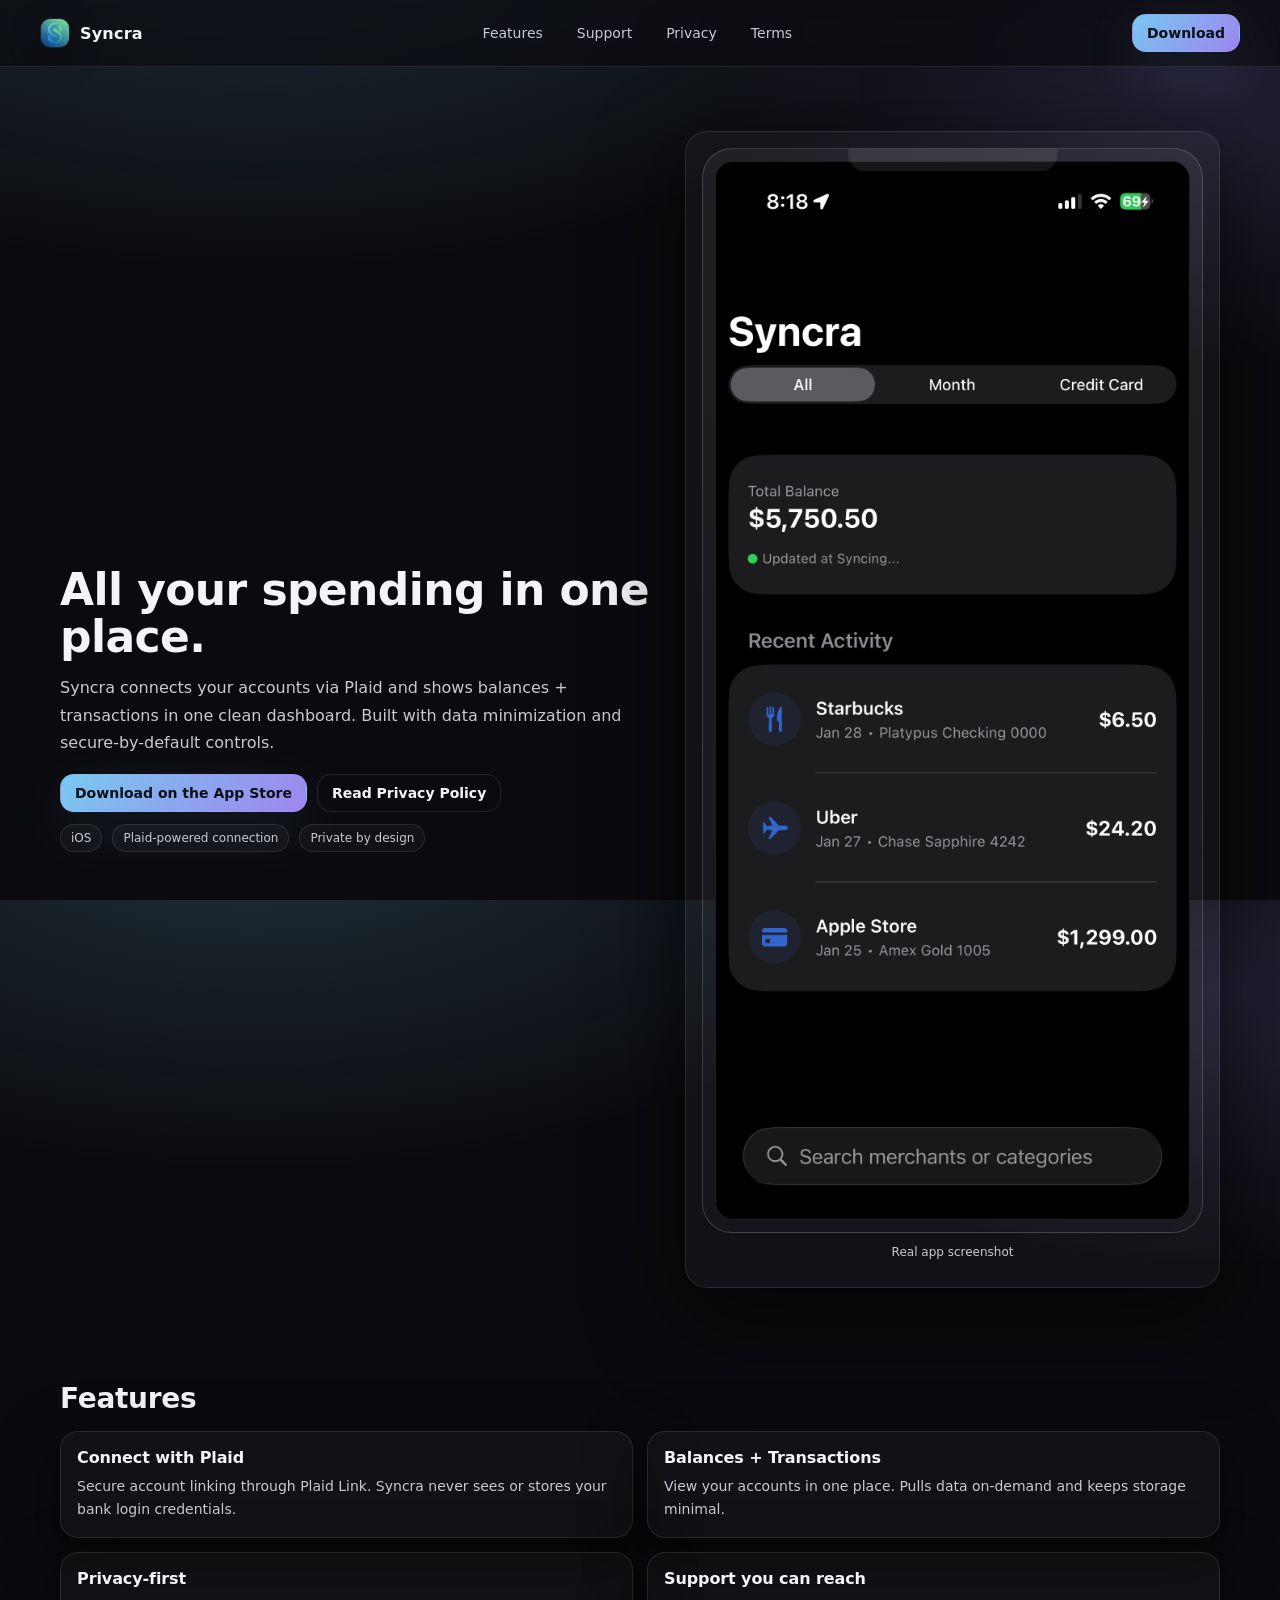
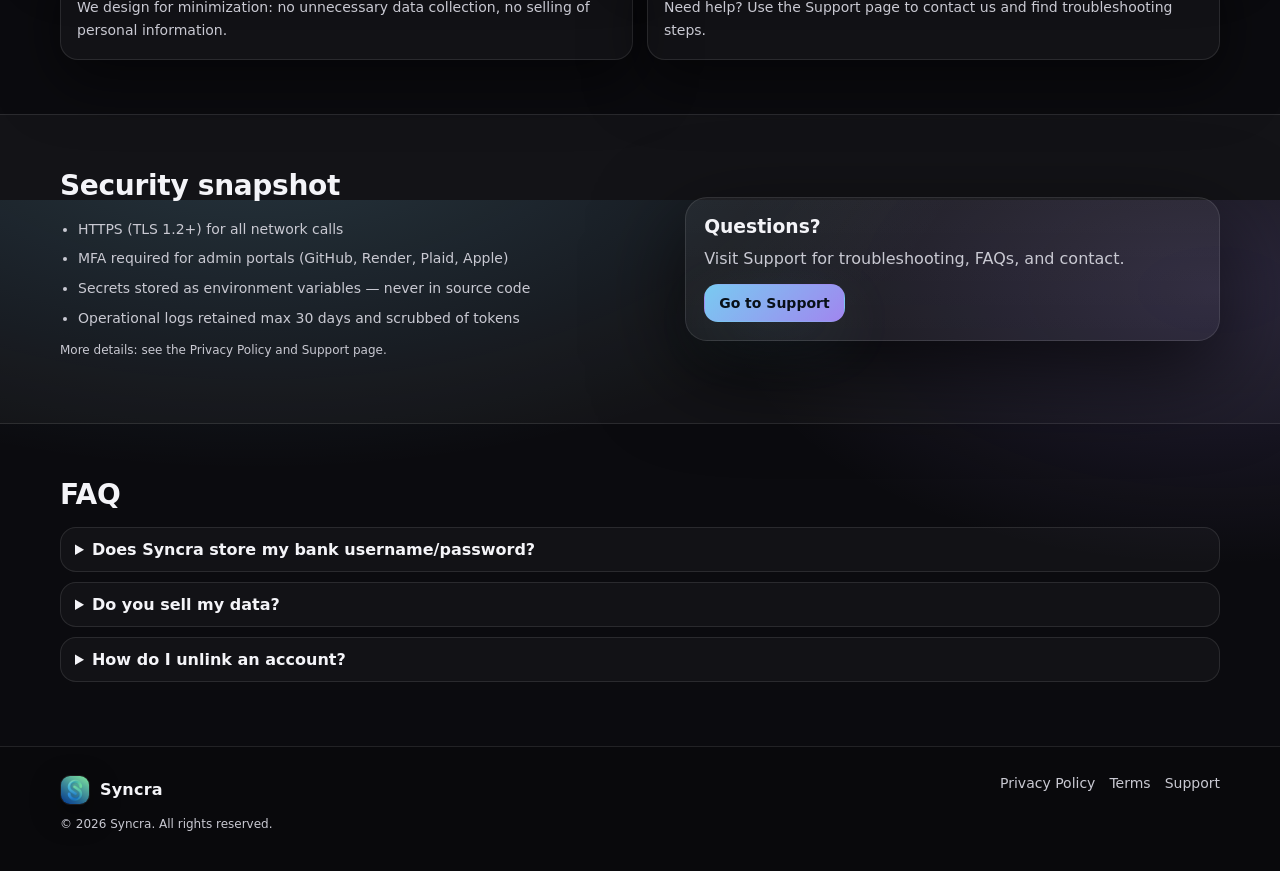
<file: index.html>
<!doctype html>
<html lang="en">
<head>
  <meta charset="utf-8" />
  <meta name="viewport" content="width=device-width, initial-scale=1" />
  <title>Syncra — All your spending in one place</title>
  <meta name="description" content="Syncra brings your spending into one clean dashboard. Connect accounts via Plaid and view balances and transactions in one place." />
  <meta name="theme-color" content="#0b0b0f" />

  <!-- Open Graph -->
  <meta property="og:title" content="Syncra" />
  <meta property="og:description" content="All your spending in one place. Private by design." />
  <meta property="og:type" content="website" />

  <link rel="stylesheet" href="styles.css" />
</head>

<body>
  <header class="header">
    <div class="container nav">
      <a class="brand" href="index.html" aria-label="Syncra home">
        <!-- Logo image (place Logo (3).png in repo root) -->
        <img src="Logo (3).png" alt="Syncra logo" class="brand-logo" />
        <span>Syncra</span>
      </a>

      <nav class="navlinks" aria-label="Primary">
        <a href="#features">Features</a>
        <a href="support.html">Support</a>
        <a href="privacy.html">Privacy</a>
        <a href="terms.html">Terms</a>
      </nav>

      <a class="btn btn-primary" href="#" id="appstoreLinkTop">Download</a>
    </div>
  </header>

  <main>
    <section class="hero">
      <div class="container grid2">
        <div>
          <h1>All your spending in one place.</h1>
          <p class="lead">
            Syncra connects your accounts via Plaid and shows balances + transactions in one clean dashboard.
            Built with data minimization and secure-by-default controls.
          </p>

          <div class="cta">
            <a class="btn btn-primary" href="#" id="appstoreLink">Download on the App Store</a>
            <a class="btn btn-ghost" href="privacy.html">Read Privacy Policy</a>
          </div>

          <div class="meta">
            <span class="pill">iOS</span>
            <span class="pill">Plaid-powered connection</span>
            <span class="pill">Private by design</span>
          </div>
        </div>

        <div class="phone-card" aria-label="App preview">
          <div class="phone">
            <div class="phone-notch"></div>

            <!-- Real screenshot inside the phone (place IMG_2547.PNG in repo root) -->
            <div class="phone-screen">
              <img
                src="IMG_2547.PNG"
                alt="Syncra app screenshot"
                class="phone-img"
                loading="eager"
              />
            </div>
          </div>

          <p class="small muted center">Real app screenshot</p>
        </div>
      </div>
    </section>

    <section class="section" id="features">
      <div class="container">
        <h2>Features</h2>
        <div class="cards">
          <div class="card">
            <h3>Connect with Plaid</h3>
            <p>Secure account linking through Plaid Link. Syncra never sees or stores your bank login credentials.</p>
          </div>
          <div class="card">
            <h3>Balances + Transactions</h3>
            <p>View your accounts in one place. Pulls data on-demand and keeps storage minimal.</p>
          </div>
          <div class="card">
            <h3>Privacy-first</h3>
            <p>We design for minimization: no unnecessary data collection, no selling of personal information.</p>
          </div>
          <div class="card">
            <h3>Support you can reach</h3>
            <p>Need help? Use the Support page to contact us and find troubleshooting steps.</p>
          </div>
        </div>
      </div>
    </section>

    <section class="section soft">
      <div class="container grid2">
        <div>
          <h2>Security snapshot</h2>
          <ul class="list">
            <li>HTTPS (TLS 1.2+) for all network calls</li>
            <li>MFA required for admin portals (GitHub, Render, Plaid, Apple)</li>
            <li>Secrets stored as environment variables — never in source code</li>
            <li>Operational logs retained max 30 days and scrubbed of tokens</li>
          </ul>
          <p class="small muted">More details: see the Privacy Policy and Support page.</p>
        </div>
        <div class="callout">
          <h3>Questions?</h3>
          <p class="muted">Visit Support for troubleshooting, FAQs, and contact.</p>
          <a class="btn btn-primary" href="support.html">Go to Support</a>
        </div>
      </div>
    </section>

    <section class="section">
      <div class="container">
        <h2>FAQ</h2>
        <details class="faq">
          <summary>Does Syncra store my bank username/password?</summary>
          <p>No. Bank authentication happens through Plaid Link. Syncra does not collect or store bank login credentials.</p>
        </details>
        <details class="faq">
          <summary>Do you sell my data?</summary>
          <p>No. Syncra does not sell personal information.</p>
        </details>
        <details class="faq">
          <summary>How do I unlink an account?</summary>
          <p>Open the app settings and choose “Unlink Account.” Syncra clears local caches and deletes server-side tokens used to access data.</p>
        </details>
      </div>
    </section>
  </main>

  <footer class="footer">
    <div class="container footergrid">
      <div>
        <div class="brand footbrand">
          <img src="Logo (3).png" alt="Syncra logo" class="brand-logo" />
          <span>Syncra</span>
        </div>
        <p class="small muted">© <span id="year"></span> Syncra. All rights reserved.</p>
      </div>
      <div class="footlinks">
        <a href="privacy.html">Privacy Policy</a>
        <a href="terms.html">Terms</a>
        <a href="support.html">Support</a>
      </div>
    </div>
  </footer>

  <script>
    document.getElementById("year").textContent = new Date().getFullYear();

    // TODO: replace with your real App Store URL once you have it
    const APP_STORE_URL = "#"; // e.g., "https://apps.apple.com/app/idXXXXXXXXXX"
    document.getElementById("appstoreLink").href = APP_STORE_URL;
    document.getElementById("appstoreLinkTop").href = APP_STORE_URL;
  </script>
</body>
</html>
</file>
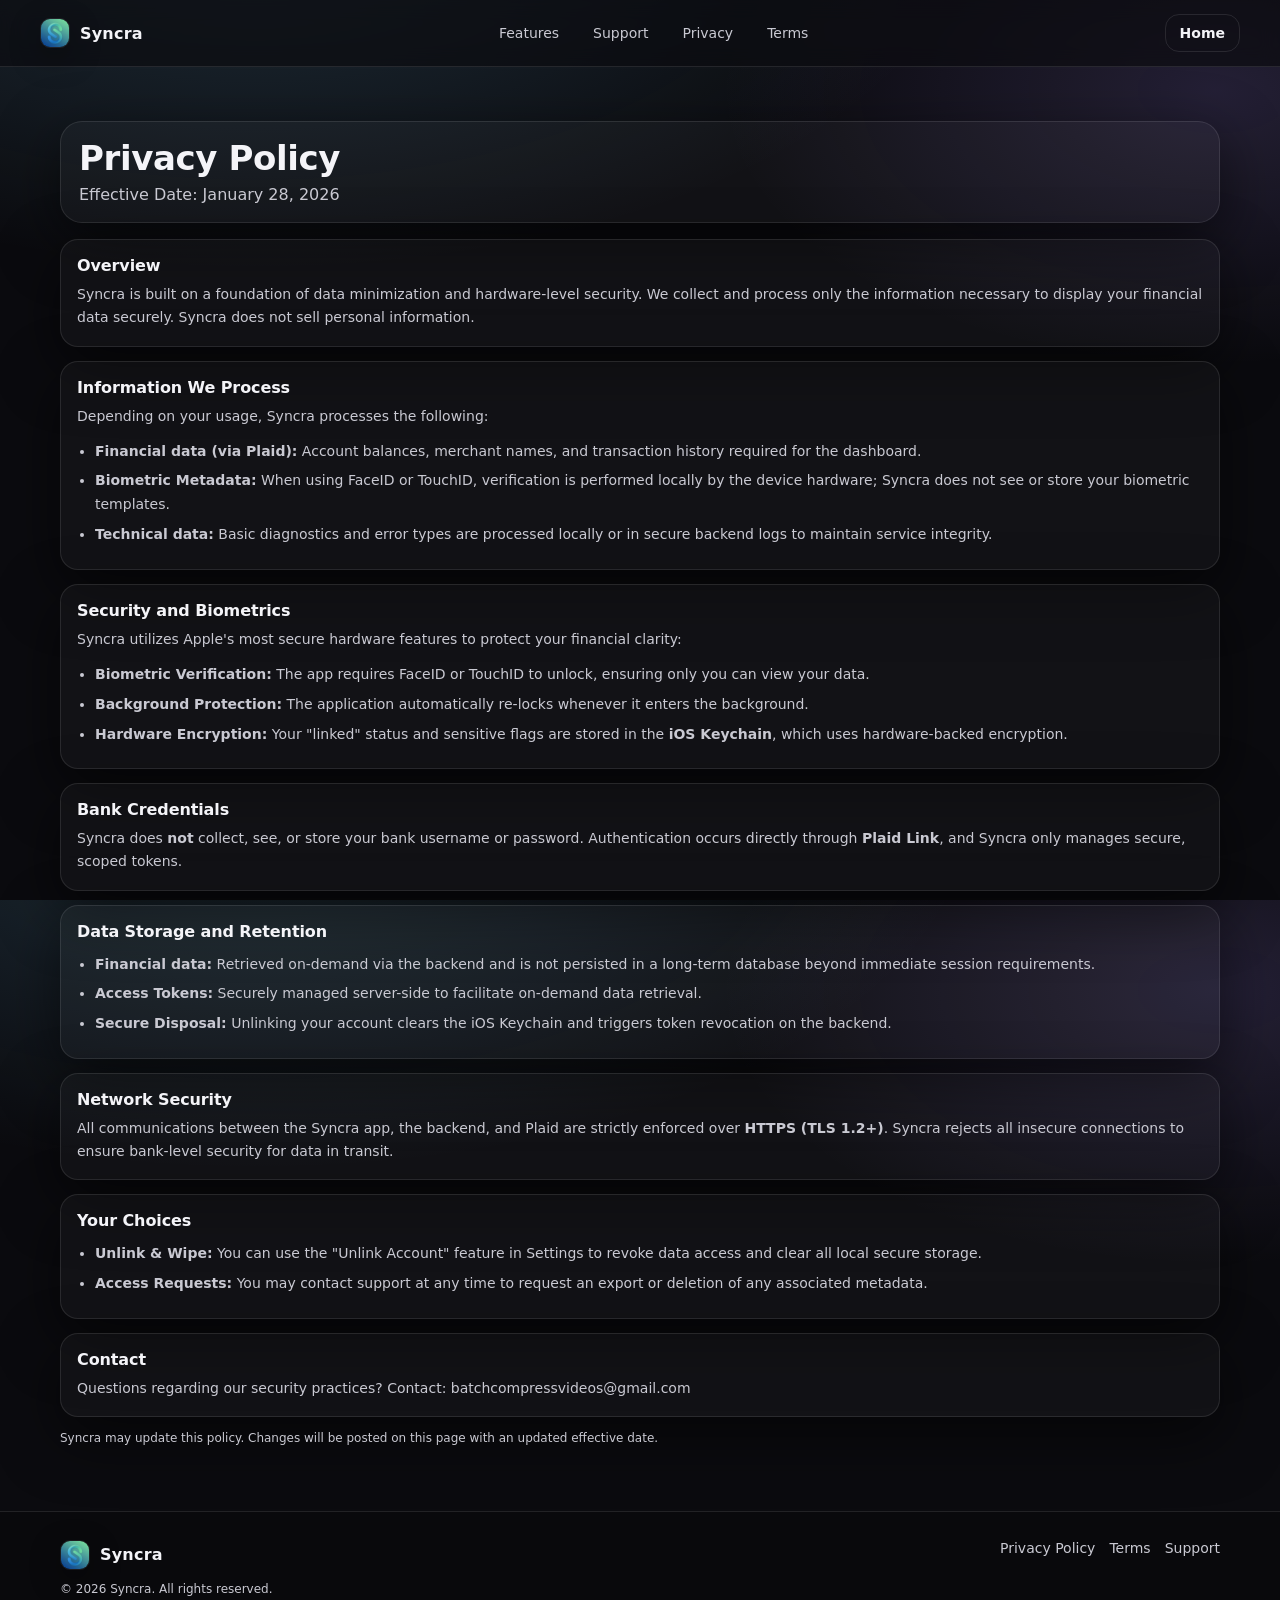
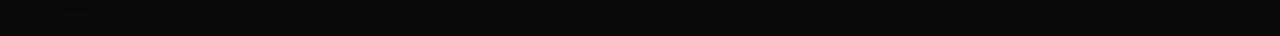
<file: privacy.html>
<!doctype html>
<html lang="en">
<head>
  <meta charset="utf-8" />
  <meta name="viewport" content="width=device-width, initial-scale=1" />
  <title>Privacy Policy — Syncra</title>
  <meta name="description" content="Syncra Privacy Policy" />
  <meta name="theme-color" content="#0b0b0f" />
  <link rel="stylesheet" href="styles.css" />
</head>

<body>
  <header class="header">
    <div class="container nav">
      <a class="brand" href="index.html" aria-label="Syncra home">
        <img src="Logo (3).png" alt="Syncra logo" class="brand-logo" />
        <span>Syncra</span>
      </a>

      <nav class="navlinks" aria-label="Primary">
        <a href="index.html#features">Features</a>
        <a href="support.html">Support</a>
        <a href="privacy.html">Privacy</a>
        <a href="terms.html">Terms</a>
      </nav>

      <a class="btn btn-ghost" href="index.html">Home</a>
    </div>
  </header>

  <main class="section">
    <div class="container">
      <div class="pagehead">
        <h1>Privacy Policy</h1>
        <p class="muted">Effective Date: January 28, 2026</p>
      </div>

      <div class="card">
        <h3>Overview</h3>
        <p class="muted">
          Syncra is built on a foundation of data minimization and hardware-level security. We collect and process only the information necessary to display your financial data securely. Syncra does not sell personal information.
        </p>
      </div>

      <div class="card" style="margin-top:14px;">
        <h3>Information We Process</h3>
        <p class="muted">Depending on your usage, Syncra processes the following:</p>
        <ul class="list">
          <li><b>Financial data (via Plaid):</b> Account balances, merchant names, and transaction history required for the dashboard.</li>
          <li><b>Biometric Metadata:</b> When using FaceID or TouchID, verification is performed locally by the device hardware; Syncra does not see or store your biometric templates.</li>
          <li><b>Technical data:</b> Basic diagnostics and error types are processed locally or in secure backend logs to maintain service integrity.</li>
        </ul>
      </div>

      <div class="card" style="margin-top:14px;">
        <h3>Security and Biometrics</h3>
        <p class="muted">
          Syncra utilizes Apple's most secure hardware features to protect your financial clarity:
        </p>
        <ul class="list">
          <li><b>Biometric Verification:</b> The app requires FaceID or TouchID to unlock, ensuring only you can view your data.</li>
          <li><b>Background Protection:</b> The application automatically re-locks whenever it enters the background.</li>
          <li><b>Hardware Encryption:</b> Your "linked" status and sensitive flags are stored in the <b>iOS Keychain</b>, which uses hardware-backed encryption.</li>
        </ul>
      </div>

      <div class="card" style="margin-top:14px;">
        <h3>Bank Credentials</h3>
        <p class="muted">
          Syncra does <b>not</b> collect, see, or store your bank username or password. 
          Authentication occurs directly through <b>Plaid Link</b>, and Syncra only manages secure, scoped tokens.
        </p>
      </div>

      <div class="card" style="margin-top:14px;">
        <h3>Data Storage and Retention</h3>
        <ul class="list">
          <li><b>Financial data:</b> Retrieved on-demand via the backend and is not persisted in a long-term database beyond immediate session requirements.</li>
          <li><b>Access Tokens:</b> Securely managed server-side to facilitate on-demand data retrieval.</li>
          <li><b>Secure Disposal:</b> Unlinking your account clears the iOS Keychain and triggers token revocation on the backend.</li>
        </ul>
      </div>

      <div class="card" style="margin-top:14px;">
        <h3>Network Security</h3>
        <p class="muted">
          All communications between the Syncra app, the backend, and Plaid are strictly enforced over <b>HTTPS (TLS 1.2+)</b>. Syncra rejects all insecure connections to ensure bank-level security for data in transit.
        </p>
      </div>

      <div class="card" style="margin-top:14px;">
        <h3>Your Choices</h3>
        <ul class="list">
          <li><b>Unlink & Wipe:</b> You can use the "Unlink Account" feature in Settings to revoke data access and clear all local secure storage.</li>
          <li><b>Access Requests:</b> You may contact support at any time to request an export or deletion of any associated metadata.</li>
        </ul>
      </div>

      <div class="card" style="margin-top:14px;">
        <h3>Contact</h3>
        <p class="muted">
          Questions regarding our security practices? Contact: <a href="mailto:batchcompressvideos@gmail.com">batchcompressvideos@gmail.com</a>
        </p>
      </div>

      <p class="small muted" style="margin-top:14px;">
        Syncra may update this policy. Changes will be posted on this page with an updated effective date.
      </p>
    </div>
  </main>

  <footer class="footer">
    <div class="container footergrid">
      <div>
        <div class="brand footbrand">
          <img src="Logo (3).png" alt="Syncra logo" class="brand-logo" />
          <span>Syncra</span>
        </div>
        <p class="small muted">© <span id="year"></span> Syncra. All rights reserved.</p>
      </div>
      <div class="footlinks">
        <a href="privacy.html">Privacy Policy</a>
        <a href="terms.html">Terms</a>
        <a href="support.html">Support</a>
      </div>
    </div>
  </footer>

  <script>
    document.getElementById("year").textContent = new Date().getFullYear();
  </script>
</body>
</html>
</file>
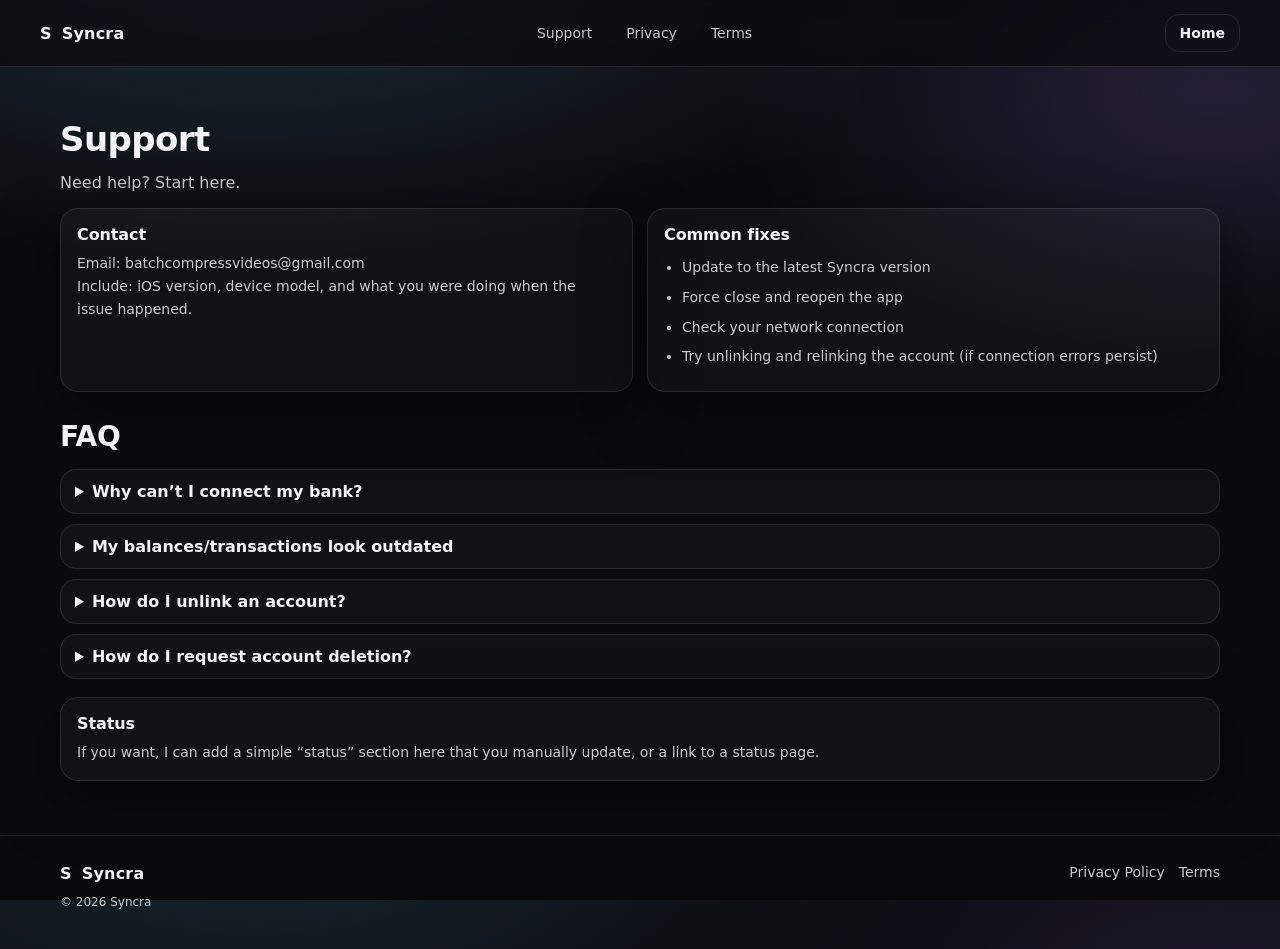
<file: support.html>
<!doctype html>
<html lang="en">
<head>
  <meta charset="utf-8" />
  <meta name="viewport" content="width=device-width, initial-scale=1" />
  <title>Support — Syncra</title>
  <meta name="description" content="Syncra Support" />
  <link rel="stylesheet" href="styles.css" />
</head>
<body>
  <header class="header">
    <div class="container nav">
      <a class="brand" href="index.html"><span class="logo">S</span><span>Syncra</span></a>
      <nav class="navlinks">
        <a href="support.html">Support</a>
        <a href="privacy.html">Privacy</a>
        <a href="terms.html">Terms</a>
      </nav>
      <a class="btn btn-ghost" href="index.html">Home</a>
    </div>
  </header>

  <main class="section">
    <div class="container">
      <h1 style="font-size:34px;margin-bottom:10px;">Support</h1>
      <p class="muted">Need help? Start here.</p>

      <div class="cards" style="margin-top:16px;">
        <div class="card">
          <h3>Contact</h3>
          <p class="muted">Email: <a href="mailto:batchcompressvideos@gmail.com">batchcompressvideos@gmail.com</a></p>
          <p class="muted small">Include: iOS version, device model, and what you were doing when the issue happened.</p>
        </div>

        <div class="card">
          <h3>Common fixes</h3>
          <ul class="list">
            <li>Update to the latest Syncra version</li>
            <li>Force close and reopen the app</li>
            <li>Check your network connection</li>
            <li>Try unlinking and relinking the account (if connection errors persist)</li>
          </ul>
        </div>
      </div>

      <h2 style="margin-top:28px;">FAQ</h2>
      <details class="faq">
        <summary>Why can’t I connect my bank?</summary>
        <p>
          Some institutions block connections temporarily or require additional verification.
          Try again later, ensure your institution supports Plaid, or contact support with the institution name.
        </p>
      </details>

      <details class="faq">
        <summary>My balances/transactions look outdated</summary>
        <p>
          Pull-to-refresh (if available) or reopen the app. Some institutions update data on a delay.
          If the issue persists, unlink and relink the account.
        </p>
      </details>

      <details class="faq">
        <summary>How do I unlink an account?</summary>
        <p>
          Go to Syncra Settings → “Unlink Account.” This clears local cache and deletes server-side tokens used for retrieval.
        </p>
      </details>

      <details class="faq">
        <summary>How do I request account deletion?</summary>
        <p>
          Email <a href="mailto:batchcompressvideos@gmail.com">batchcompressvideos@gmail.com</a> from the email you use with Syncra (if applicable).
          We’ll process deletion within our stated timeframe.
        </p>
      </details>

      <div class="card" style="margin-top:18px;">
        <h3>Status</h3>
        <p class="muted small">
          If you want, I can add a simple “status” section here that you manually update, or a link to a status page.
        </p>
      </div>
    </div>
  </main>

  <footer class="footer">
    <div class="container footergrid">
      <div>
        <div class="brand footbrand"><span class="logo">S</span><span>Syncra</span></div>
        <p class="small muted">© <span id="year"></span> Syncra</p>
      </div>
      <div class="footlinks">
        <a href="privacy.html">Privacy Policy</a>
        <a href="terms.html">Terms</a>
      </div>
    </div>
  </footer>

  <script>document.getElementById("year").textContent = new Date().getFullYear();</script>
</body>
</html>
</file>
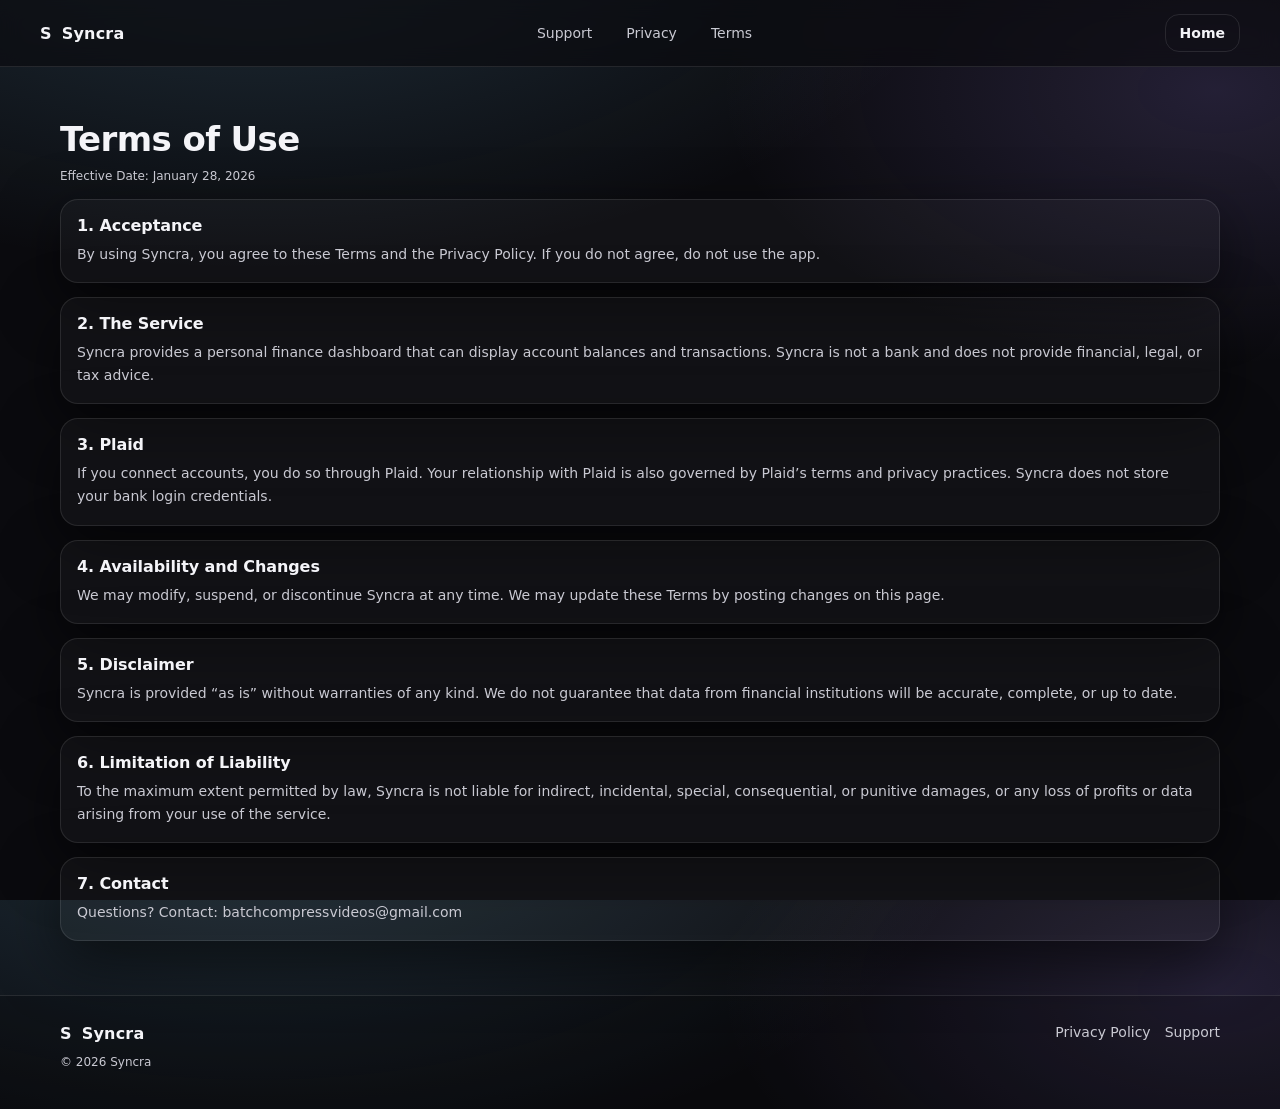
<file: terms.html>
<!doctype html>
<html lang="en">
<head>
  <meta charset="utf-8" />
  <meta name="viewport" content="width=device-width, initial-scale=1" />
  <title>Terms of Use — Syncra</title>
  <meta name="description" content="Syncra Terms of Use" />
  <link rel="stylesheet" href="styles.css" />
</head>
<body>
  <header class="header">
    <div class="container nav">
      <a class="brand" href="index.html"><span class="logo">S</span><span>Syncra</span></a>
      <nav class="navlinks">
        <a href="support.html">Support</a>
        <a href="privacy.html">Privacy</a>
        <a href="terms.html">Terms</a>
      </nav>
      <a class="btn btn-ghost" href="index.html">Home</a>
    </div>
  </header>

  <main class="section">
    <div class="container">
      <h1 style="font-size:34px;margin-bottom:10px;">Terms of Use</h1>
      <p class="muted small">Effective Date: January 28, 2026</p>

      <div class="card" style="margin-top:16px;">
        <h3>1. Acceptance</h3>
        <p class="muted">
          By using Syncra, you agree to these Terms and the Privacy Policy.
          If you do not agree, do not use the app.
        </p>
      </div>

      <div class="card" style="margin-top:14px;">
        <h3>2. The Service</h3>
        <p class="muted">
          Syncra provides a personal finance dashboard that can display account balances and transactions.
          Syncra is not a bank and does not provide financial, legal, or tax advice.
        </p>
      </div>

      <div class="card" style="margin-top:14px;">
        <h3>3. Plaid</h3>
        <p class="muted">
          If you connect accounts, you do so through Plaid. Your relationship with Plaid is also governed by Plaid’s terms and privacy practices.
          Syncra does not store your bank login credentials.
        </p>
      </div>

      <div class="card" style="margin-top:14px;">
        <h3>4. Availability and Changes</h3>
        <p class="muted">
          We may modify, suspend, or discontinue Syncra at any time. We may update these Terms by posting changes on this page.
        </p>
      </div>

      <div class="card" style="margin-top:14px;">
        <h3>5. Disclaimer</h3>
        <p class="muted">
          Syncra is provided “as is” without warranties of any kind. We do not guarantee that data from financial institutions will be accurate,
          complete, or up to date.
        </p>
      </div>

      <div class="card" style="margin-top:14px;">
        <h3>6. Limitation of Liability</h3>
        <p class="muted">
          To the maximum extent permitted by law, Syncra is not liable for indirect, incidental, special, consequential, or punitive damages,
          or any loss of profits or data arising from your use of the service.
        </p>
      </div>

      <div class="card" style="margin-top:14px;">
        <h3>7. Contact</h3>
        <p class="muted">
          Questions? Contact: <a href="mailto:batchcompressvideos@gmail.com">batchcompressvideos@gmail.com</a>
        </p>
      </div>
    </div>
  </main>

  <footer class="footer">
    <div class="container footergrid">
      <div>
        <div class="brand footbrand"><span class="logo">S</span><span>Syncra</span></div>
        <p class="small muted">© <span id="year"></span> Syncra</p>
      </div>
      <div class="footlinks">
        <a href="privacy.html">Privacy Policy</a>
        <a href="support.html">Support</a>
      </div>
    </div>
  </footer>

  <script>document.getElementById("year").textContent = new Date().getFullYear();</script>
</body>
</html>
</file>
<file: styles.css>
:root{
  --bg0:#0b0b0f;
  --bg1:#12121a;
  --card:#161622;
  --stroke: rgba(255,255,255,.10);
  --stroke2: rgba(255,255,255,.14);
  --text:#f4f4f8;
  --muted:#c9c9d2;
  --muted2:#a9a9b6;
  --accent:#7dd3fc;
  --accent2:#a78bfa;
  --shadow: 0 20px 60px rgba(0,0,0,.55);
  --shadow2: 0 30px 90px rgba(0,0,0,.65);
  --radius: 18px;
}

*{ box-sizing:border-box; }
html,body{ height:100%; }

body{
  margin:0;
  font-family: -apple-system, system-ui, Segoe UI, Roboto, Arial, sans-serif;
  font-size: 16px;
  background:
    radial-gradient(1200px 600px at 20% -10%, rgba(125,211,252,.18), transparent 60%),
    radial-gradient(900px 500px at 95% 10%, rgba(167,139,250,.16), transparent 55%),
    var(--bg0);
  color: var(--text);
}

a{ color:inherit; text-decoration:none; }
a:hover{ opacity:.92; }

img{ max-width:100%; height:auto; display:block; }

b,strong{ font-weight: 750; }

.container{
  max-width: 1200px;
  margin: 0 auto;
  padding: 0 20px;
}

/* -----------------
   Header / Nav
------------------ */

.header{
  position: sticky;
  top: 0;
  z-index: 50;
  backdrop-filter: blur(10px);
  background: rgba(11,11,15,.68);
  border-bottom: 1px solid var(--stroke);
}

.nav{
  display:flex;
  align-items:center;
  justify-content:space-between;
  padding: 14px 0;
  gap: 14px;
}

.brand{
  display:flex;
  align-items:center;
  gap:10px;
  font-weight: 750;
  letter-spacing: .2px;
}

.brand-logo{
  width: 30px;
  height: 30px;
  border-radius: 10px;
  object-fit: cover;
  display: inline-block;
  box-shadow: 0 10px 30px rgba(0,0,0,.35);
  border: 1px solid rgba(255,255,255,.08);
}

.navlinks{
  display:flex;
  gap: 14px;
  align-items:center;
  color: var(--muted);
  font-size: 14px;
}

.navlinks a{
  padding: 6px 10px;
  border-radius: 12px;
}

.navlinks a:hover{
  background: rgba(255,255,255,.06);
  color: var(--text);
}

/* -----------------
   Buttons
------------------ */

.btn{
  display:inline-flex;
  align-items:center;
  justify-content:center;
  padding: 10px 14px;
  border-radius: 14px;
  border: 1px solid var(--stroke);
  font-weight: 700;
  font-size: 14px;
  background: rgba(255,255,255,.04);
  cursor: pointer;
  transition: transform .12s ease, opacity .12s ease, background .12s ease;
}

.btn-primary{
  background: linear-gradient(135deg, rgba(125,211,252,.95), rgba(167,139,250,.95));
  border-color: transparent;
  color: #081018;
  box-shadow: 0 18px 60px rgba(125,211,252,.10);
}

.btn-ghost{
  background: transparent;
  color: var(--text);
}

.btn:hover{ transform: translateY(-1px); }
.btn:active{ transform: translateY(0px); }

/* -----------------
   Hero
------------------ */

.hero{
  padding: 64px 0 40px;
}

.grid2{
  display:grid;
  grid-template-columns: 1.05fr 0.95fr;
  gap: 34px;
  align-items: center;
}

h1{
  font-size: 44px;
  line-height: 1.06;
  margin: 0 0 14px;
  letter-spacing: -0.6px;
}

.lead{
  color: var(--muted);
  font-size: 16px;
  line-height: 1.7;
  max-width: 58ch;
  margin: 0;
}

.cta{
  display:flex;
  gap: 10px;
  flex-wrap: wrap;
  margin: 18px 0 12px;
}

.meta{
  display:flex;
  gap: 10px;
  flex-wrap: wrap;
  margin-top: 8px;
}

.pill{
  padding: 6px 10px;
  border-radius: 999px;
  border: 1px solid var(--stroke);
  color: var(--muted);
  font-size: 12px;
  background: rgba(255,255,255,.03);
}

/* -----------------
   Sections
------------------ */

.section{
  padding: 54px 0;
}

.section.soft{
  background: rgba(255,255,255,.03);
  border-top: 1px solid var(--stroke);
  border-bottom: 1px solid var(--stroke);
}

h2{
  margin: 0 0 16px;
  font-size: 28px;
  letter-spacing: -0.3px;
}

.cards{
  display:grid;
  grid-template-columns: repeat(2, minmax(0, 1fr));
  gap: 14px;
}

.card{
  background: rgba(255,255,255,.03);
  border: 1px solid var(--stroke);
  border-radius: var(--radius);
  padding: 16px;
  box-shadow: var(--shadow);
}

.card h3{
  margin: 0 0 8px;
  font-size: 16px;
  letter-spacing: -0.1px;
}

.card p{
  margin: 0;
  color: var(--muted);
  line-height: 1.65;
  font-size: 14px;
}

/* Page header block (for privacy/support/terms pages) */
.pagehead{
  padding: 18px;
  border: 1px solid var(--stroke);
  background: rgba(255,255,255,.03);
  border-radius: 22px;
  box-shadow: var(--shadow);
  margin-bottom: 16px;
}

.pagehead h1{
  font-size: 34px;
  line-height: 1.1;
  margin: 0 0 8px;
  letter-spacing: -0.4px;
}

.pagehead p{
  margin: 0;
}

/* -----------------
   Lists (fixes “random bigger text”)
------------------ */

.list{
  margin: 12px 0 0;
  padding-left: 18px;
  color: var(--muted);
  font-size: 14px;        /* ✅ matches card paragraph sizing */
  line-height: 1.7;
}

.list li{
  margin: 6px 0;
}

.card .list{
  font-size: 14px;        /* ✅ ensures consistency inside cards */
}

/* callout box */
.callout{
  background: linear-gradient(180deg, rgba(255,255,255,.055), rgba(255,255,255,.03));
  border: 1px solid var(--stroke);
  border-radius: 22px;
  padding: 18px;
  box-shadow: var(--shadow2);
}

.callout h3{
  margin: 0 0 8px;
}

.callout p{
  margin: 0 0 12px;
  color: var(--muted);
  line-height: 1.7;
}

/* -----------------
   FAQ
------------------ */

.faq{
  border: 1px solid var(--stroke);
  border-radius: 16px;
  padding: 12px 14px;
  background: rgba(255,255,255,.03);
  margin-bottom: 10px;
}

.faq summary{
  cursor: pointer;
  font-weight: 750;
}

.faq p{
  color: var(--muted);
  line-height: 1.7;
  margin: 10px 0 0;
  font-size: 14px;
}

/* -----------------
   Phone preview
------------------ */

.phone-card{
  padding: 16px;
  border: 1px solid var(--stroke);
  border-radius: 22px;
  background: rgba(255,255,255,.03);
  box-shadow: var(--shadow2);
}

.phone{
  width: 100%;
  aspect-ratio: 9 / 19.5;
  border-radius: 30px;
  border: 1px solid rgba(255,255,255,.16);
  background: linear-gradient(180deg, rgba(255,255,255,.06), rgba(255,255,255,.02));
  position: relative;
  overflow: hidden;
}

.phone-notch{
  width: 42%;
  height: 22px;
  border-radius: 0 0 16px 16px;
  background: rgba(255,255,255,.09);
  position:absolute;
  top: 0;
  left: 50%;
  transform: translateX(-50%);
  z-index: 2;
}

.phone-screen{
  padding: 12px;
  height: 100%;
}

.phone-img{
  width: 100%;
  height: 100%;
  display: block;
  border-radius: 18px;
  object-fit: cover;
  background: #0b0b0f;
  border: 1px solid rgba(255,255,255,.08);
}

/* -----------------
   Footer
------------------ */

.footer{
  border-top: 1px solid var(--stroke);
  padding: 28px 0;
  background: rgba(0,0,0,.20);
}

.footergrid{
  display:flex;
  align-items:flex-start;
  justify-content:space-between;
  gap: 16px;
  flex-wrap: wrap;
}

.footlinks{
  display:flex;
  gap: 14px;
  flex-wrap: wrap;
  color: var(--muted);
  font-size: 14px;
}

.footbrand{ margin-bottom: 10px; }

/* -----------------
   Utility
------------------ */

.small{ font-size: 12px; }
.muted{ color: var(--muted); }
.center{ text-align:center; }

/* -----------------
   Responsive
------------------ */

@media (max-width: 980px){
  .grid2{ grid-template-columns: 1fr; gap: 18px; }
  .hero{ padding: 44px 0 24px; }
  h1{ font-size: 36px; }
  .cards{ grid-template-columns: 1fr; }
}

@media (max-width: 900px){
  .navlinks{ display:none; }
}

@media (max-width: 420px){
  h1{ font-size: 32px; }
  .btn{ width: 100%; }
  .cta{ flex-direction: column; }
}
</file>
